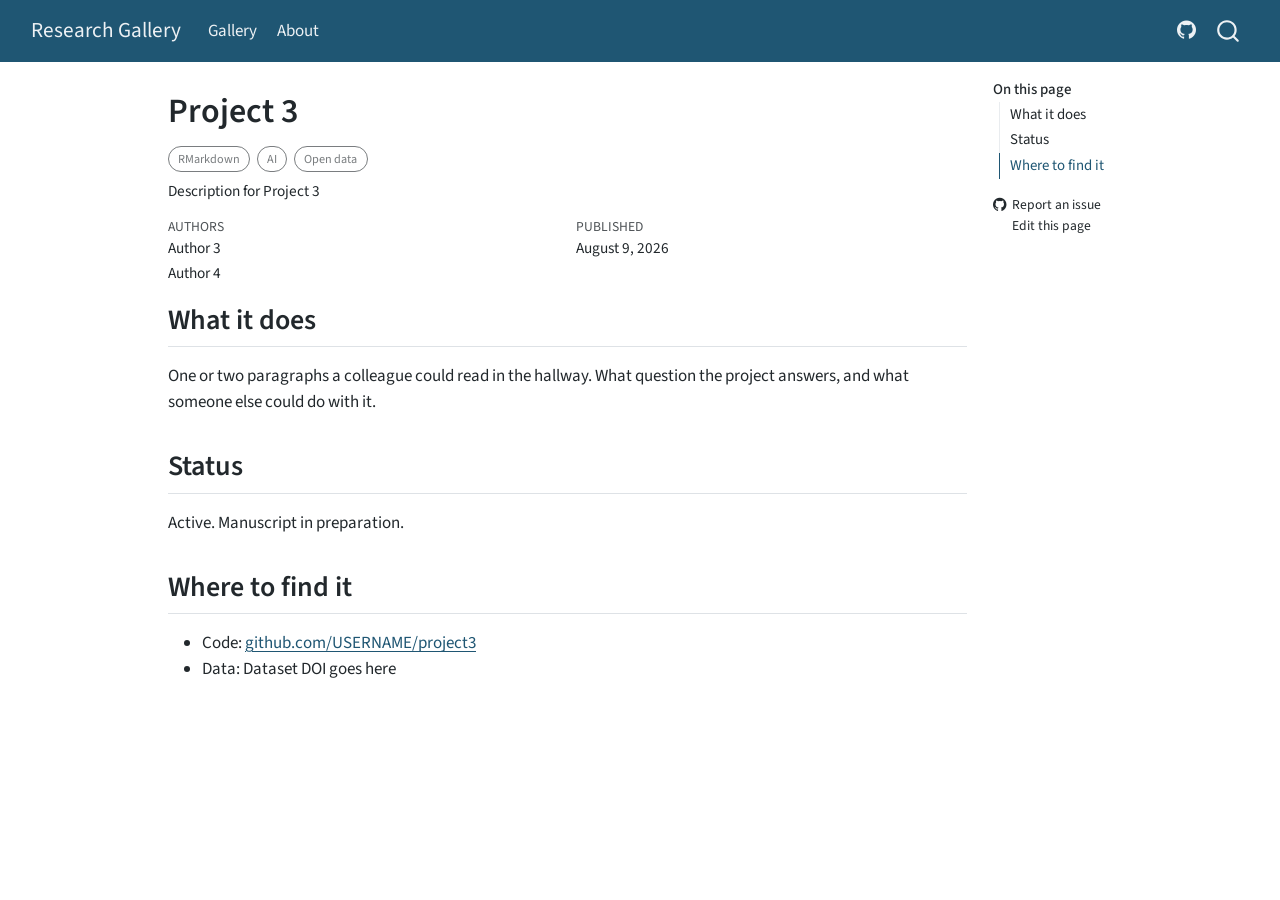
<file: projects/project_3/index.html>
<!DOCTYPE html>
<html xmlns="http://www.w3.org/1999/xhtml" lang="en" xml:lang="en"><head>

<meta charset="utf-8">
<meta name="generator" content="quarto-1.10.18">

<meta name="viewport" content="width=device-width, initial-scale=1.0, user-scalable=yes">

<meta name="author" content="Author 3">
<meta name="author" content="Author 4">
<meta name="dcterms.date" content="2026-08-09">
<meta name="description" content="Description for Project 3">

<title>Project 3 – Research Gallery</title>
<style>
/* Default styles provided by pandoc.
** See https://pandoc.org/MANUAL.html#variables-for-html for config info.
*/
span.smallcaps{font-variant: small-caps;}
div.columns{display: flex; gap: 1.5em;}
div.column{flex: auto;}
@media screen {
div.columns{gap: min(4vw, 1.5em);}
div.column{overflow-x: auto;}
}
div.hanging-indent{margin-left: 1.5em; text-indent: -1.5em;}
ul.task-list{list-style: none;}
ul.task-list li input[type="checkbox"] {
  width: 0.8em;
  margin: 0 0.8em 0.2em -1em; /* quarto-specific, see https://github.com/quarto-dev/quarto-cli/issues/4556 */ 
  vertical-align: middle;
}
</style>


<script src="../../site_libs/quarto-nav/quarto-nav.js"></script>
<script src="../../site_libs/quarto-nav/headroom.min.js"></script>
<script src="../../site_libs/clipboard/clipboard.min.js"></script>
<script src="../../site_libs/quarto-search/autocomplete.umd.js"></script>
<script src="../../site_libs/quarto-search/fuse.min.js"></script>
<script src="../../site_libs/quarto-search/quarto-search.js"></script>
<meta name="quarto:offset" content="../../">
<script src="../../site_libs/quarto-html/quarto.js" type="module"></script>
<script src="../../site_libs/quarto-html/tabsets/tabsets.js" type="module"></script>
<script src="../../site_libs/quarto-html/popper.min.js"></script>
<script src="../../site_libs/quarto-html/tippy.umd.min.js"></script>
<script src="../../site_libs/quarto-html/anchor.min.js"></script>
<link href="../../site_libs/quarto-html/tippy.css" rel="stylesheet">
<link href="../../site_libs/quarto-html/quarto-syntax-highlighting-64a204ab8560d761af7679ceaba22944.css" rel="stylesheet" id="quarto-text-highlighting-styles">
<script src="../../site_libs/bootstrap/bootstrap.min.js"></script>
<link href="../../site_libs/bootstrap/bootstrap-icons.css" rel="stylesheet">
<link href="../../site_libs/bootstrap/bootstrap-d44d6429364f1563608beefe9ce1bb7b.min.css" rel="stylesheet" append-hash="true" id="quarto-bootstrap" data-mode="light">
<script id="quarto-search-options" type="application/json">{
  "location": "navbar",
  "copy-button": false,
  "collapse-after": 3,
  "panel-placement": "end",
  "type": "overlay",
  "limit": 50,
  "keyboard-shortcut": [
    "f",
    "/",
    "s"
  ],
  "show-item-context": false,
  "language": {
    "search-no-results-text": "No results",
    "search-matching-documents-text": "matching documents",
    "search-copy-link-title": "Copy link to search",
    "search-hide-matches-text": "Hide additional matches",
    "search-more-match-text": "more match in this document",
    "search-more-matches-text": "more matches in this document",
    "search-clear-button-title": "Clear",
    "search-text-placeholder": "",
    "search-detached-cancel-button-title": "Cancel",
    "search-submit-button-title": "Submit",
    "search-label": "Search"
  }
}</script>


</head>

<body class="nav-fixed quarto-light">

<div id="quarto-search-results"></div>
  <header id="quarto-header" class="headroom fixed-top">
    <nav class="navbar navbar-expand-lg " data-bs-theme="dark">
      <div class="navbar-container container-fluid">
      <div class="navbar-brand-container mx-auto">
    <a class="navbar-brand" href="../../index.html">
    <span class="navbar-title">Research Gallery</span>
    </a>
  </div>
            <div id="quarto-search" class="" title="Search"></div>
          <button class="navbar-toggler" type="button" data-bs-toggle="collapse" data-bs-target="#navbarCollapse" aria-controls="navbarCollapse" role="menu" aria-expanded="false" aria-label="Toggle navigation" onclick="if (window.quartoToggleHeadroom) { window.quartoToggleHeadroom(); }">
  <span class="navbar-toggler-icon"></span>
</button>
          <div class="collapse navbar-collapse" id="navbarCollapse">
            <ul class="navbar-nav navbar-nav-scroll me-auto">
  <li class="nav-item">
    <a class="nav-link" href="../../index.html"> 
<span class="menu-text">Gallery</span></a>
  </li>  
  <li class="nav-item">
    <a class="nav-link" href="../../about.html"> 
<span class="menu-text">About</span></a>
  </li>  
</ul>
            <ul class="navbar-nav navbar-nav-scroll ms-auto">
  <li class="nav-item compact">
    <a class="nav-link" href="https://github.com/MikeTrizna/quarto_gallery"> <i class="bi bi-github" role="img" aria-label="Repository">
</i> 
<span class="menu-text"></span></a>
  </li>  
</ul>
          </div> <!-- /navcollapse -->
            <div class="quarto-navbar-tools">
</div>
      </div> <!-- /container-fluid -->
    </nav>
</header>
<!-- content -->
<div id="quarto-content" class="quarto-container page-columns page-rows-contents page-layout-article page-navbar">
<!-- sidebar -->
<!-- margin-sidebar -->
    <div id="quarto-margin-sidebar" class="sidebar margin-sidebar">
        <nav id="TOC" role="doc-toc" class="toc-active">
    <h2 id="toc-title">On this page</h2>
   
  <ul class="collapse">
  <li><a href="#what-it-does" id="toc-what-it-does" class="nav-link active" data-scroll-target="#what-it-does">What it does</a></li>
  <li><a href="#status" id="toc-status" class="nav-link" data-scroll-target="#status">Status</a></li>
  <li><a href="#where-to-find-it" id="toc-where-to-find-it" class="nav-link" data-scroll-target="#where-to-find-it">Where to find it</a></li>
  </ul>
<div class="toc-actions"><ul class="collapse"><li><a href="https://github.com/MikeTrizna/quarto_gallery/issues/new" class="toc-action"><i class="bi bi-github"></i>Report an issue</a></li><li><a href="https://github.com/MikeTrizna/quarto_gallery/edit/main/projects/project_3/index.qmd" class="toc-action"><i class="bi empty"></i>Edit this page</a></li></ul></div></nav>
    </div>
<!-- main -->
<main class="content" id="quarto-document-content">

<header id="title-block-header" class="quarto-title-block default">
<div class="quarto-title">
<h1 class="title">Project 3</h1>
  <div class="quarto-categories">
    <div class="quarto-category">RMarkdown</div>
    <div class="quarto-category">AI</div>
    <div class="quarto-category">Open data</div>
  </div>
  </div>

<div>
  <div class="description">
    <p>Description for Project 3</p>
  </div>
</div>


<div class="quarto-title-meta">

    <div>
    <div class="quarto-title-meta-heading">Authors</div>
    <div class="quarto-title-meta-contents">
             <p>Author 3 </p>
             <p>Author 4 </p>
          </div>
  </div>
    
    <div>
    <div class="quarto-title-meta-heading">Published</div>
    <div class="quarto-title-meta-contents">
      <p class="date">August 9, 2026</p>
    </div>
  </div>
  
    
  </div>
  


</header>


<section id="what-it-does" class="level2">
<h2 class="anchored" data-anchor-id="what-it-does">What it does</h2>
<p>One or two paragraphs a colleague could read in the hallway. What question the project answers, and what someone else could do with it.</p>
</section>
<section id="status" class="level2">
<h2 class="anchored" data-anchor-id="status">Status</h2>
<p>Active. Manuscript in preparation.</p>
</section>
<section id="where-to-find-it" class="level2">
<h2 class="anchored" data-anchor-id="where-to-find-it">Where to find it</h2>
<ul>
<li>Code: <a href="https://github.com/USERNAME/project3">github.com/USERNAME/project3</a></li>
<li>Data: Dataset DOI goes here</li>
</ul>


</section>

</main> <!-- /main -->
<script id="quarto-html-after-body" type="application/javascript">
  window.document.addEventListener("DOMContentLoaded", function (event) {
    const icon = "";
    const anchorJS = new window.AnchorJS();
    anchorJS.options = {
      placement: 'right',
      icon: icon
    };
    anchorJS.add('.anchored');
    const isCodeAnnotation = (el) => {
      for (const clz of el.classList) {
        if (clz.startsWith('code-annotation-')) {                     
          return true;
        }
      }
      return false;
    }
    const onCopySuccess = function(e) {
      // button target
      const button = e.trigger;
      // don't keep focus
      button.blur();
      // flash "checked"
      button.classList.add('code-copy-button-checked');
      var currentTitle = button.getAttribute("title");
      button.setAttribute("title", "Copied!");
      let tooltip;
      if (window.bootstrap) {
        button.setAttribute("data-bs-toggle", "tooltip");
        button.setAttribute("data-bs-placement", "left");
        button.setAttribute("data-bs-title", "Copied!");
        tooltip = new bootstrap.Tooltip(button, 
          { trigger: "manual", 
            customClass: "code-copy-button-tooltip",
            offset: [0, -8]});
        tooltip.show();    
      }
      setTimeout(function() {
        if (tooltip) {
          tooltip.hide();
          button.removeAttribute("data-bs-title");
          button.removeAttribute("data-bs-toggle");
          button.removeAttribute("data-bs-placement");
        }
        button.setAttribute("title", currentTitle);
        button.classList.remove('code-copy-button-checked');
      }, 1000);
      // clear code selection
      e.clearSelection();
    }
    const getTextToCopy = function(trigger) {
      const outerScaffold = trigger.parentElement.cloneNode(true);
      const codeEl = outerScaffold.querySelector('code');
      for (const childEl of codeEl.children) {
        if (isCodeAnnotation(childEl)) {
          childEl.remove();
        }
      }
      return codeEl.innerText;
    }
    const clipboard = new window.ClipboardJS('.code-copy-button:not([data-in-quarto-modal])', {
      text: getTextToCopy
    });
    clipboard.on('success', onCopySuccess);
    if (window.document.getElementById('quarto-embedded-source-code-modal')) {
      const clipboardModal = new window.ClipboardJS('.code-copy-button[data-in-quarto-modal]', {
        text: getTextToCopy,
        container: window.document.getElementById('quarto-embedded-source-code-modal')
      });
      clipboardModal.on('success', onCopySuccess);
    }
      var localhostRegex = new RegExp(/^(?:http|https):\/\/localhost\:?[0-9]*\//);
      var mailtoRegex = new RegExp(/^mailto:/);
        var filterRegex = new RegExp("https:\/\/miketrizna\.github\.io\/research-gallery\/");
      var isInternal = (href) => {
          return filterRegex.test(href) || localhostRegex.test(href) || mailtoRegex.test(href);
      }
      // Inspect non-navigation links and adorn them if external
     var links = window.document.querySelectorAll('a[href]:not(.nav-link):not(.navbar-brand):not(.toc-action):not(.sidebar-link):not(.sidebar-item-toggle):not(.pagination-link):not(.no-external):not([aria-hidden]):not(.dropdown-item):not(.quarto-navigation-tool):not(.about-link)');
      for (var i=0; i<links.length; i++) {
        const link = links[i];
        if (!isInternal(link.href)) {
          // undo the damage that might have been done by quarto-nav.js in the case of
          // links that we want to consider external
          if (link.dataset.originalHref !== undefined) {
            link.href = link.dataset.originalHref;
          }
        }
      }
    function tippyHover(el, contentFn, onTriggerFn, onUntriggerFn) {
      const config = {
        allowHTML: true,
        maxWidth: 500,
        delay: 100,
        arrow: false,
        appendTo: function(el) {
            return el.parentElement;
        },
        interactive: true,
        interactiveBorder: 10,
        theme: 'quarto',
        placement: 'bottom-start',
      };
      if (contentFn) {
        config.content = contentFn;
      }
      if (onTriggerFn) {
        config.onTrigger = onTriggerFn;
      }
      if (onUntriggerFn) {
        config.onUntrigger = onUntriggerFn;
      }
      window.tippy(el, config); 
    }
    const noterefs = window.document.querySelectorAll('a[role="doc-noteref"]');
    for (var i=0; i<noterefs.length; i++) {
      const ref = noterefs[i];
      tippyHover(ref, function() {
        // use id or data attribute instead here
        let href = ref.getAttribute('data-footnote-href') || ref.getAttribute('href');
        try { href = new URL(href).hash; } catch {}
        const id = href.replace(/^#\/?/, "");
        const note = window.document.getElementById(id);
        if (note) {
          return note.innerHTML;
        } else {
          return "";
        }
      });
    }
    const xrefs = window.document.querySelectorAll('a.quarto-xref');
    const processXRef = (id, note) => {
      // Strip column container classes
      const stripColumnClz = (el) => {
        el.classList.remove("page-full", "page-columns");
        if (el.children) {
          for (const child of el.children) {
            stripColumnClz(child);
          }
        }
      }
      stripColumnClz(note)
      if (id === null || id.startsWith('sec-')) {
        // Special case sections, only their first couple elements
        const container = document.createElement("div");
        if (note.children && note.children.length > 2) {
          container.appendChild(note.children[0].cloneNode(true));
          for (let i = 1; i < note.children.length; i++) {
            const child = note.children[i];
            if (child.tagName === "P" && child.innerText === "") {
              continue;
            } else {
              container.appendChild(child.cloneNode(true));
              break;
            }
          }
          if (window.Quarto?.typesetMath) {
            window.Quarto.typesetMath(container);
          }
          return container.innerHTML
        } else {
          if (window.Quarto?.typesetMath) {
            window.Quarto.typesetMath(note);
          }
          return note.innerHTML;
        }
      } else {
        // Remove any anchor links if they are present
        const anchorLink = note.querySelector('a.anchorjs-link');
        if (anchorLink) {
          anchorLink.remove();
        }
        if (window.Quarto?.typesetMath) {
          window.Quarto.typesetMath(note);
        }
        if (note.classList.contains("callout")) {
          return note.outerHTML;
        } else {
          return note.innerHTML;
        }
      }
    }
    for (var i=0; i<xrefs.length; i++) {
      const xref = xrefs[i];
      tippyHover(xref, undefined, function(instance) {
        instance.disable();
        let url = xref.getAttribute('href');
        let hash = undefined; 
        if (url.startsWith('#')) {
          hash = url;
        } else {
          try { hash = new URL(url).hash; } catch {}
        }
        if (hash) {
          const id = hash.replace(/^#\/?/, "");
          const note = window.document.getElementById(id);
          if (note !== null) {
            try {
              const html = processXRef(id, note.cloneNode(true));
              instance.setContent(html);
            } finally {
              instance.enable();
              instance.show();
            }
          } else {
            // See if we can fetch this
            fetch(url.split('#')[0])
            .then(res => res.text())
            .then(html => {
              const parser = new DOMParser();
              const htmlDoc = parser.parseFromString(html, "text/html");
              const note = htmlDoc.getElementById(id);
              if (note !== null) {
                const html = processXRef(id, note);
                instance.setContent(html);
              } 
            }).finally(() => {
              instance.enable();
              instance.show();
            });
          }
        } else {
          // See if we can fetch a full url (with no hash to target)
          // This is a special case and we should probably do some content thinning / targeting
          fetch(url)
          .then(res => res.text())
          .then(html => {
            const parser = new DOMParser();
            const htmlDoc = parser.parseFromString(html, "text/html");
            const note = htmlDoc.querySelector('main.content');
            if (note !== null) {
              // This should only happen for chapter cross references
              // (since there is no id in the URL)
              // remove the first header
              if (note.children.length > 0 && note.children[0].tagName === "HEADER") {
                note.children[0].remove();
              }
              const html = processXRef(null, note);
              instance.setContent(html);
            } 
          }).finally(() => {
            instance.enable();
            instance.show();
          });
        }
      }, function(instance) {
      });
    }
        let selectedAnnoteEl;
        const selectorForAnnotation = ( cell, annotation) => {
          let cellAttr = 'data-code-cell="' + cell + '"';
          let lineAttr = 'data-code-annotation="' +  annotation + '"';
          const selector = 'span[' + cellAttr + '][' + lineAttr + ']';
          return selector;
        }
        const selectCodeLines = (annoteEl) => {
          const doc = window.document;
          const targetCell = annoteEl.getAttribute("data-target-cell");
          const targetAnnotation = annoteEl.getAttribute("data-target-annotation");
          const annoteSpan = window.document.querySelector(selectorForAnnotation(targetCell, targetAnnotation));
          const lines = annoteSpan.getAttribute("data-code-lines").split(",");
          const lineIds = lines.map((line) => {
            return targetCell + "-" + line;
          })
          let top = null;
          let height = null;
          let parent = null;
          if (lineIds.length > 0) {
              //compute the position of the single el (top and bottom and make a div)
              const el = window.document.getElementById(lineIds[0]);
              top = el.offsetTop;
              height = el.offsetHeight;
              parent = el.parentElement.parentElement;
            if (lineIds.length > 1) {
              const lastEl = window.document.getElementById(lineIds[lineIds.length - 1]);
              const bottom = lastEl.offsetTop + lastEl.offsetHeight;
              height = bottom - top;
            }
            if (top !== null && height !== null && parent !== null) {
              // cook up a div (if necessary) and position it 
              let div = window.document.getElementById("code-annotation-line-highlight");
              if (div === null) {
                div = window.document.createElement("div");
                div.setAttribute("id", "code-annotation-line-highlight");
                div.style.position = 'absolute';
                parent.appendChild(div);
              }
              div.style.top = top - 2 + "px";
              div.style.height = height + 4 + "px";
              div.style.left = 0;
              let gutterDiv = window.document.getElementById("code-annotation-line-highlight-gutter");
              if (gutterDiv === null) {
                gutterDiv = window.document.createElement("div");
                gutterDiv.setAttribute("id", "code-annotation-line-highlight-gutter");
                gutterDiv.style.position = 'absolute';
                const codeCell = window.document.getElementById(targetCell);
                const gutter = codeCell.querySelector('.code-annotation-gutter');
                gutter.appendChild(gutterDiv);
              }
              gutterDiv.style.top = top - 2 + "px";
              gutterDiv.style.height = height + 4 + "px";
            }
            selectedAnnoteEl = annoteEl;
          }
        };
        const unselectCodeLines = () => {
          const elementsIds = ["code-annotation-line-highlight", "code-annotation-line-highlight-gutter"];
          elementsIds.forEach((elId) => {
            const div = window.document.getElementById(elId);
            if (div) {
              div.remove();
            }
          });
          selectedAnnoteEl = undefined;
        };
          // Handle positioning of the toggle
      window.addEventListener(
        "resize",
        throttle(() => {
          elRect = undefined;
          if (selectedAnnoteEl) {
            selectCodeLines(selectedAnnoteEl);
          }
        }, 10)
      );
      function throttle(fn, ms) {
      let throttle = false;
      let timer;
        return (...args) => {
          if(!throttle) { // first call gets through
              fn.apply(this, args);
              throttle = true;
          } else { // all the others get throttled
              if(timer) clearTimeout(timer); // cancel #2
              timer = setTimeout(() => {
                fn.apply(this, args);
                timer = throttle = false;
              }, ms);
          }
        };
      }
        // Attach click handler to the DT
        const annoteDls = window.document.querySelectorAll('dt[data-target-cell]');
        for (const annoteDlNode of annoteDls) {
          annoteDlNode.addEventListener('click', (event) => {
            const clickedEl = event.target;
            if (clickedEl !== selectedAnnoteEl) {
              unselectCodeLines();
              const activeEl = window.document.querySelector('dt[data-target-cell].code-annotation-active');
              if (activeEl) {
                activeEl.classList.remove('code-annotation-active');
              }
              selectCodeLines(clickedEl);
              clickedEl.classList.add('code-annotation-active');
            } else {
              // Unselect the line
              unselectCodeLines();
              clickedEl.classList.remove('code-annotation-active');
            }
          });
        }
    const findCites = (el) => {
      const parentEl = el.parentElement;
      if (parentEl) {
        const cites = parentEl.dataset.cites;
        if (cites) {
          return {
            el,
            cites: cites.split(' ')
          };
        } else {
          return findCites(el.parentElement)
        }
      } else {
        return undefined;
      }
    };
    var bibliorefs = window.document.querySelectorAll('a[role="doc-biblioref"]');
    for (var i=0; i<bibliorefs.length; i++) {
      const ref = bibliorefs[i];
      const citeInfo = findCites(ref);
      if (citeInfo) {
        tippyHover(citeInfo.el, function() {
          var popup = window.document.createElement('div');
          citeInfo.cites.forEach(function(cite) {
            var citeDiv = window.document.createElement('div');
            citeDiv.classList.add('hanging-indent');
            citeDiv.classList.add('csl-entry');
            var biblioDiv = window.document.getElementById('ref-' + cite);
            if (biblioDiv) {
              citeDiv.innerHTML = biblioDiv.innerHTML;
            }
            popup.appendChild(citeDiv);
          });
          return popup.innerHTML;
        });
      }
    }
  });
  </script>
</div> <!-- /content -->




<footer class="footer"><div class="nav-footer"><div class="nav-footer-center"><div class="toc-actions d-sm-block d-md-none"><ul><li><a href="https://github.com/MikeTrizna/quarto_gallery/issues/new" class="toc-action"><i class="bi bi-github"></i>Report an issue</a></li><li><a href="https://github.com/MikeTrizna/quarto_gallery/edit/main/projects/project_3/index.qmd" class="toc-action"><i class="bi empty"></i>Edit this page</a></li></ul></div></div></div></footer></body></html>
</file>
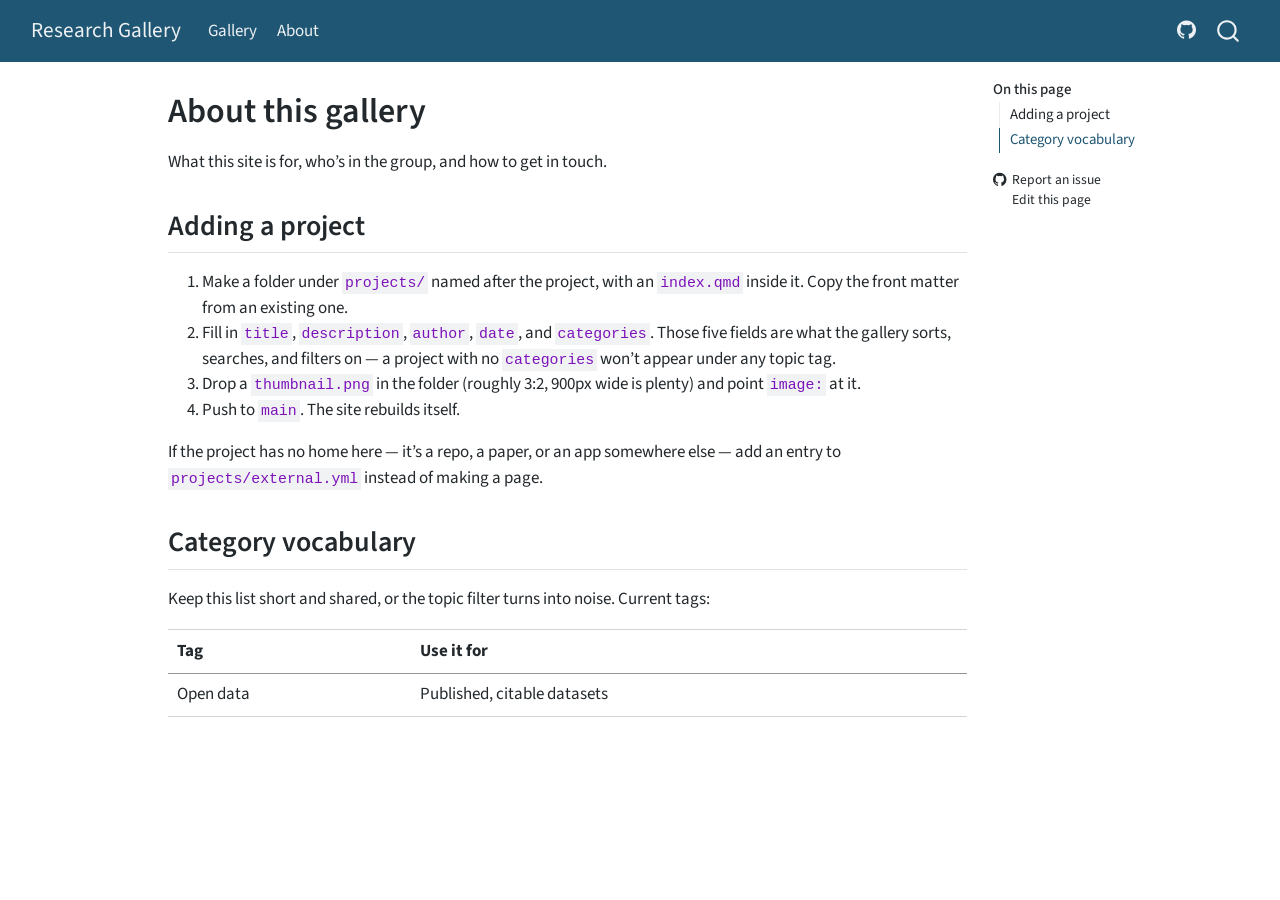
<file: about.html>
<!DOCTYPE html>
<html xmlns="http://www.w3.org/1999/xhtml" lang="en" xml:lang="en"><head>

<meta charset="utf-8">
<meta name="generator" content="quarto-1.10.18">

<meta name="viewport" content="width=device-width, initial-scale=1.0, user-scalable=yes">


<title>About this gallery – Research Gallery</title>
<style>
/* Default styles provided by pandoc.
** See https://pandoc.org/MANUAL.html#variables-for-html for config info.
*/
span.smallcaps{font-variant: small-caps;}
div.columns{display: flex; gap: 1.5em;}
div.column{flex: auto;}
@media screen {
div.columns{gap: min(4vw, 1.5em);}
div.column{overflow-x: auto;}
}
div.hanging-indent{margin-left: 1.5em; text-indent: -1.5em;}
ul.task-list{list-style: none;}
ul.task-list li input[type="checkbox"] {
  width: 0.8em;
  margin: 0 0.8em 0.2em -1em; /* quarto-specific, see https://github.com/quarto-dev/quarto-cli/issues/4556 */ 
  vertical-align: middle;
}
</style>


<script src="site_libs/quarto-nav/quarto-nav.js"></script>
<script src="site_libs/quarto-nav/headroom.min.js"></script>
<script src="site_libs/clipboard/clipboard.min.js"></script>
<script src="site_libs/quarto-search/autocomplete.umd.js"></script>
<script src="site_libs/quarto-search/fuse.min.js"></script>
<script src="site_libs/quarto-search/quarto-search.js"></script>
<meta name="quarto:offset" content="./">
<script src="site_libs/quarto-html/quarto.js" type="module"></script>
<script src="site_libs/quarto-html/tabsets/tabsets.js" type="module"></script>
<script src="site_libs/quarto-html/popper.min.js"></script>
<script src="site_libs/quarto-html/tippy.umd.min.js"></script>
<script src="site_libs/quarto-html/anchor.min.js"></script>
<link href="site_libs/quarto-html/tippy.css" rel="stylesheet">
<link href="site_libs/quarto-html/quarto-syntax-highlighting-64a204ab8560d761af7679ceaba22944.css" rel="stylesheet" id="quarto-text-highlighting-styles">
<script src="site_libs/bootstrap/bootstrap.min.js"></script>
<link href="site_libs/bootstrap/bootstrap-icons.css" rel="stylesheet">
<link href="site_libs/bootstrap/bootstrap-d44d6429364f1563608beefe9ce1bb7b.min.css" rel="stylesheet" append-hash="true" id="quarto-bootstrap" data-mode="light">
<script id="quarto-search-options" type="application/json">{
  "location": "navbar",
  "copy-button": false,
  "collapse-after": 3,
  "panel-placement": "end",
  "type": "overlay",
  "limit": 50,
  "keyboard-shortcut": [
    "f",
    "/",
    "s"
  ],
  "show-item-context": false,
  "language": {
    "search-no-results-text": "No results",
    "search-matching-documents-text": "matching documents",
    "search-copy-link-title": "Copy link to search",
    "search-hide-matches-text": "Hide additional matches",
    "search-more-match-text": "more match in this document",
    "search-more-matches-text": "more matches in this document",
    "search-clear-button-title": "Clear",
    "search-text-placeholder": "",
    "search-detached-cancel-button-title": "Cancel",
    "search-submit-button-title": "Submit",
    "search-label": "Search"
  }
}</script>


</head>

<body class="nav-fixed quarto-light">

<div id="quarto-search-results"></div>
  <header id="quarto-header" class="headroom fixed-top">
    <nav class="navbar navbar-expand-lg " data-bs-theme="dark">
      <div class="navbar-container container-fluid">
      <div class="navbar-brand-container mx-auto">
    <a class="navbar-brand" href="./index.html">
    <span class="navbar-title">Research Gallery</span>
    </a>
  </div>
            <div id="quarto-search" class="" title="Search"></div>
          <button class="navbar-toggler" type="button" data-bs-toggle="collapse" data-bs-target="#navbarCollapse" aria-controls="navbarCollapse" role="menu" aria-expanded="false" aria-label="Toggle navigation" onclick="if (window.quartoToggleHeadroom) { window.quartoToggleHeadroom(); }">
  <span class="navbar-toggler-icon"></span>
</button>
          <div class="collapse navbar-collapse" id="navbarCollapse">
            <ul class="navbar-nav navbar-nav-scroll me-auto">
  <li class="nav-item">
    <a class="nav-link" href="./index.html"> 
<span class="menu-text">Gallery</span></a>
  </li>  
  <li class="nav-item">
    <a class="nav-link active" href="./about.html" aria-current="page"> 
<span class="menu-text">About</span></a>
  </li>  
</ul>
            <ul class="navbar-nav navbar-nav-scroll ms-auto">
  <li class="nav-item compact">
    <a class="nav-link" href="https://github.com/MikeTrizna/quarto_gallery"> <i class="bi bi-github" role="img" aria-label="Repository">
</i> 
<span class="menu-text"></span></a>
  </li>  
</ul>
          </div> <!-- /navcollapse -->
            <div class="quarto-navbar-tools">
</div>
      </div> <!-- /container-fluid -->
    </nav>
</header>
<!-- content -->
<div id="quarto-content" class="quarto-container page-columns page-rows-contents page-layout-article page-navbar">
<!-- sidebar -->
<!-- margin-sidebar -->
    <div id="quarto-margin-sidebar" class="sidebar margin-sidebar">
        <nav id="TOC" role="doc-toc" class="toc-active">
    <h2 id="toc-title">On this page</h2>
   
  <ul>
  <li><a href="#adding-a-project" id="toc-adding-a-project" class="nav-link active" data-scroll-target="#adding-a-project">Adding a project</a></li>
  <li><a href="#category-vocabulary" id="toc-category-vocabulary" class="nav-link" data-scroll-target="#category-vocabulary">Category vocabulary</a></li>
  </ul>
<div class="toc-actions"><ul><li><a href="https://github.com/MikeTrizna/quarto_gallery/issues/new" class="toc-action"><i class="bi bi-github"></i>Report an issue</a></li><li><a href="https://github.com/MikeTrizna/quarto_gallery/edit/main/about.qmd" class="toc-action"><i class="bi empty"></i>Edit this page</a></li></ul></div></nav>
    </div>
<!-- main -->
<main class="content" id="quarto-document-content">

<header id="title-block-header" class="quarto-title-block default">
<div class="quarto-title">
<h1 class="title">About this gallery</h1>
</div>



<div class="quarto-title-meta">

    
  
    
  </div>
  


</header>


<p>What this site is for, who’s in the group, and how to get in touch.</p>
<section id="adding-a-project" class="level2">
<h2 class="anchored" data-anchor-id="adding-a-project">Adding a project</h2>
<ol type="1">
<li>Make a folder under <code>projects/</code> named after the project, with an <code>index.qmd</code> inside it. Copy the front matter from an existing one.</li>
<li>Fill in <code>title</code>, <code>description</code>, <code>author</code>, <code>date</code>, and <code>categories</code>. Those five fields are what the gallery sorts, searches, and filters on — a project with no <code>categories</code> won’t appear under any topic tag.</li>
<li>Drop a <code>thumbnail.png</code> in the folder (roughly 3:2, 900px wide is plenty) and point <code>image:</code> at it.</li>
<li>Push to <code>main</code>. The site rebuilds itself.</li>
</ol>
<p>If the project has no home here — it’s a repo, a paper, or an app somewhere else — add an entry to <code>projects/external.yml</code> instead of making a page.</p>
</section>
<section id="category-vocabulary" class="level2">
<h2 class="anchored" data-anchor-id="category-vocabulary">Category vocabulary</h2>
<p>Keep this list short and shared, or the topic filter turns into noise. Current tags:</p>
<table class="caption-top table">
<thead>
<tr class="header">
<th>Tag</th>
<th>Use it for</th>
</tr>
</thead>
<tbody>
<tr class="odd">
<td>Open data</td>
<td>Published, citable datasets</td>
</tr>
</tbody>
</table>


</section>

</main> <!-- /main -->
<script id="quarto-html-after-body" type="application/javascript">
  window.document.addEventListener("DOMContentLoaded", function (event) {
    const icon = "";
    const anchorJS = new window.AnchorJS();
    anchorJS.options = {
      placement: 'right',
      icon: icon
    };
    anchorJS.add('.anchored');
    const isCodeAnnotation = (el) => {
      for (const clz of el.classList) {
        if (clz.startsWith('code-annotation-')) {                     
          return true;
        }
      }
      return false;
    }
    const onCopySuccess = function(e) {
      // button target
      const button = e.trigger;
      // don't keep focus
      button.blur();
      // flash "checked"
      button.classList.add('code-copy-button-checked');
      var currentTitle = button.getAttribute("title");
      button.setAttribute("title", "Copied!");
      let tooltip;
      if (window.bootstrap) {
        button.setAttribute("data-bs-toggle", "tooltip");
        button.setAttribute("data-bs-placement", "left");
        button.setAttribute("data-bs-title", "Copied!");
        tooltip = new bootstrap.Tooltip(button, 
          { trigger: "manual", 
            customClass: "code-copy-button-tooltip",
            offset: [0, -8]});
        tooltip.show();    
      }
      setTimeout(function() {
        if (tooltip) {
          tooltip.hide();
          button.removeAttribute("data-bs-title");
          button.removeAttribute("data-bs-toggle");
          button.removeAttribute("data-bs-placement");
        }
        button.setAttribute("title", currentTitle);
        button.classList.remove('code-copy-button-checked');
      }, 1000);
      // clear code selection
      e.clearSelection();
    }
    const getTextToCopy = function(trigger) {
      const outerScaffold = trigger.parentElement.cloneNode(true);
      const codeEl = outerScaffold.querySelector('code');
      for (const childEl of codeEl.children) {
        if (isCodeAnnotation(childEl)) {
          childEl.remove();
        }
      }
      return codeEl.innerText;
    }
    const clipboard = new window.ClipboardJS('.code-copy-button:not([data-in-quarto-modal])', {
      text: getTextToCopy
    });
    clipboard.on('success', onCopySuccess);
    if (window.document.getElementById('quarto-embedded-source-code-modal')) {
      const clipboardModal = new window.ClipboardJS('.code-copy-button[data-in-quarto-modal]', {
        text: getTextToCopy,
        container: window.document.getElementById('quarto-embedded-source-code-modal')
      });
      clipboardModal.on('success', onCopySuccess);
    }
      var localhostRegex = new RegExp(/^(?:http|https):\/\/localhost\:?[0-9]*\//);
      var mailtoRegex = new RegExp(/^mailto:/);
        var filterRegex = new RegExp("https:\/\/miketrizna\.github\.io\/research-gallery\/");
      var isInternal = (href) => {
          return filterRegex.test(href) || localhostRegex.test(href) || mailtoRegex.test(href);
      }
      // Inspect non-navigation links and adorn them if external
     var links = window.document.querySelectorAll('a[href]:not(.nav-link):not(.navbar-brand):not(.toc-action):not(.sidebar-link):not(.sidebar-item-toggle):not(.pagination-link):not(.no-external):not([aria-hidden]):not(.dropdown-item):not(.quarto-navigation-tool):not(.about-link)');
      for (var i=0; i<links.length; i++) {
        const link = links[i];
        if (!isInternal(link.href)) {
          // undo the damage that might have been done by quarto-nav.js in the case of
          // links that we want to consider external
          if (link.dataset.originalHref !== undefined) {
            link.href = link.dataset.originalHref;
          }
        }
      }
    function tippyHover(el, contentFn, onTriggerFn, onUntriggerFn) {
      const config = {
        allowHTML: true,
        maxWidth: 500,
        delay: 100,
        arrow: false,
        appendTo: function(el) {
            return el.parentElement;
        },
        interactive: true,
        interactiveBorder: 10,
        theme: 'quarto',
        placement: 'bottom-start',
      };
      if (contentFn) {
        config.content = contentFn;
      }
      if (onTriggerFn) {
        config.onTrigger = onTriggerFn;
      }
      if (onUntriggerFn) {
        config.onUntrigger = onUntriggerFn;
      }
      window.tippy(el, config); 
    }
    const noterefs = window.document.querySelectorAll('a[role="doc-noteref"]');
    for (var i=0; i<noterefs.length; i++) {
      const ref = noterefs[i];
      tippyHover(ref, function() {
        // use id or data attribute instead here
        let href = ref.getAttribute('data-footnote-href') || ref.getAttribute('href');
        try { href = new URL(href).hash; } catch {}
        const id = href.replace(/^#\/?/, "");
        const note = window.document.getElementById(id);
        if (note) {
          return note.innerHTML;
        } else {
          return "";
        }
      });
    }
    const xrefs = window.document.querySelectorAll('a.quarto-xref');
    const processXRef = (id, note) => {
      // Strip column container classes
      const stripColumnClz = (el) => {
        el.classList.remove("page-full", "page-columns");
        if (el.children) {
          for (const child of el.children) {
            stripColumnClz(child);
          }
        }
      }
      stripColumnClz(note)
      if (id === null || id.startsWith('sec-')) {
        // Special case sections, only their first couple elements
        const container = document.createElement("div");
        if (note.children && note.children.length > 2) {
          container.appendChild(note.children[0].cloneNode(true));
          for (let i = 1; i < note.children.length; i++) {
            const child = note.children[i];
            if (child.tagName === "P" && child.innerText === "") {
              continue;
            } else {
              container.appendChild(child.cloneNode(true));
              break;
            }
          }
          if (window.Quarto?.typesetMath) {
            window.Quarto.typesetMath(container);
          }
          return container.innerHTML
        } else {
          if (window.Quarto?.typesetMath) {
            window.Quarto.typesetMath(note);
          }
          return note.innerHTML;
        }
      } else {
        // Remove any anchor links if they are present
        const anchorLink = note.querySelector('a.anchorjs-link');
        if (anchorLink) {
          anchorLink.remove();
        }
        if (window.Quarto?.typesetMath) {
          window.Quarto.typesetMath(note);
        }
        if (note.classList.contains("callout")) {
          return note.outerHTML;
        } else {
          return note.innerHTML;
        }
      }
    }
    for (var i=0; i<xrefs.length; i++) {
      const xref = xrefs[i];
      tippyHover(xref, undefined, function(instance) {
        instance.disable();
        let url = xref.getAttribute('href');
        let hash = undefined; 
        if (url.startsWith('#')) {
          hash = url;
        } else {
          try { hash = new URL(url).hash; } catch {}
        }
        if (hash) {
          const id = hash.replace(/^#\/?/, "");
          const note = window.document.getElementById(id);
          if (note !== null) {
            try {
              const html = processXRef(id, note.cloneNode(true));
              instance.setContent(html);
            } finally {
              instance.enable();
              instance.show();
            }
          } else {
            // See if we can fetch this
            fetch(url.split('#')[0])
            .then(res => res.text())
            .then(html => {
              const parser = new DOMParser();
              const htmlDoc = parser.parseFromString(html, "text/html");
              const note = htmlDoc.getElementById(id);
              if (note !== null) {
                const html = processXRef(id, note);
                instance.setContent(html);
              } 
            }).finally(() => {
              instance.enable();
              instance.show();
            });
          }
        } else {
          // See if we can fetch a full url (with no hash to target)
          // This is a special case and we should probably do some content thinning / targeting
          fetch(url)
          .then(res => res.text())
          .then(html => {
            const parser = new DOMParser();
            const htmlDoc = parser.parseFromString(html, "text/html");
            const note = htmlDoc.querySelector('main.content');
            if (note !== null) {
              // This should only happen for chapter cross references
              // (since there is no id in the URL)
              // remove the first header
              if (note.children.length > 0 && note.children[0].tagName === "HEADER") {
                note.children[0].remove();
              }
              const html = processXRef(null, note);
              instance.setContent(html);
            } 
          }).finally(() => {
            instance.enable();
            instance.show();
          });
        }
      }, function(instance) {
      });
    }
        let selectedAnnoteEl;
        const selectorForAnnotation = ( cell, annotation) => {
          let cellAttr = 'data-code-cell="' + cell + '"';
          let lineAttr = 'data-code-annotation="' +  annotation + '"';
          const selector = 'span[' + cellAttr + '][' + lineAttr + ']';
          return selector;
        }
        const selectCodeLines = (annoteEl) => {
          const doc = window.document;
          const targetCell = annoteEl.getAttribute("data-target-cell");
          const targetAnnotation = annoteEl.getAttribute("data-target-annotation");
          const annoteSpan = window.document.querySelector(selectorForAnnotation(targetCell, targetAnnotation));
          const lines = annoteSpan.getAttribute("data-code-lines").split(",");
          const lineIds = lines.map((line) => {
            return targetCell + "-" + line;
          })
          let top = null;
          let height = null;
          let parent = null;
          if (lineIds.length > 0) {
              //compute the position of the single el (top and bottom and make a div)
              const el = window.document.getElementById(lineIds[0]);
              top = el.offsetTop;
              height = el.offsetHeight;
              parent = el.parentElement.parentElement;
            if (lineIds.length > 1) {
              const lastEl = window.document.getElementById(lineIds[lineIds.length - 1]);
              const bottom = lastEl.offsetTop + lastEl.offsetHeight;
              height = bottom - top;
            }
            if (top !== null && height !== null && parent !== null) {
              // cook up a div (if necessary) and position it 
              let div = window.document.getElementById("code-annotation-line-highlight");
              if (div === null) {
                div = window.document.createElement("div");
                div.setAttribute("id", "code-annotation-line-highlight");
                div.style.position = 'absolute';
                parent.appendChild(div);
              }
              div.style.top = top - 2 + "px";
              div.style.height = height + 4 + "px";
              div.style.left = 0;
              let gutterDiv = window.document.getElementById("code-annotation-line-highlight-gutter");
              if (gutterDiv === null) {
                gutterDiv = window.document.createElement("div");
                gutterDiv.setAttribute("id", "code-annotation-line-highlight-gutter");
                gutterDiv.style.position = 'absolute';
                const codeCell = window.document.getElementById(targetCell);
                const gutter = codeCell.querySelector('.code-annotation-gutter');
                gutter.appendChild(gutterDiv);
              }
              gutterDiv.style.top = top - 2 + "px";
              gutterDiv.style.height = height + 4 + "px";
            }
            selectedAnnoteEl = annoteEl;
          }
        };
        const unselectCodeLines = () => {
          const elementsIds = ["code-annotation-line-highlight", "code-annotation-line-highlight-gutter"];
          elementsIds.forEach((elId) => {
            const div = window.document.getElementById(elId);
            if (div) {
              div.remove();
            }
          });
          selectedAnnoteEl = undefined;
        };
          // Handle positioning of the toggle
      window.addEventListener(
        "resize",
        throttle(() => {
          elRect = undefined;
          if (selectedAnnoteEl) {
            selectCodeLines(selectedAnnoteEl);
          }
        }, 10)
      );
      function throttle(fn, ms) {
      let throttle = false;
      let timer;
        return (...args) => {
          if(!throttle) { // first call gets through
              fn.apply(this, args);
              throttle = true;
          } else { // all the others get throttled
              if(timer) clearTimeout(timer); // cancel #2
              timer = setTimeout(() => {
                fn.apply(this, args);
                timer = throttle = false;
              }, ms);
          }
        };
      }
        // Attach click handler to the DT
        const annoteDls = window.document.querySelectorAll('dt[data-target-cell]');
        for (const annoteDlNode of annoteDls) {
          annoteDlNode.addEventListener('click', (event) => {
            const clickedEl = event.target;
            if (clickedEl !== selectedAnnoteEl) {
              unselectCodeLines();
              const activeEl = window.document.querySelector('dt[data-target-cell].code-annotation-active');
              if (activeEl) {
                activeEl.classList.remove('code-annotation-active');
              }
              selectCodeLines(clickedEl);
              clickedEl.classList.add('code-annotation-active');
            } else {
              // Unselect the line
              unselectCodeLines();
              clickedEl.classList.remove('code-annotation-active');
            }
          });
        }
    const findCites = (el) => {
      const parentEl = el.parentElement;
      if (parentEl) {
        const cites = parentEl.dataset.cites;
        if (cites) {
          return {
            el,
            cites: cites.split(' ')
          };
        } else {
          return findCites(el.parentElement)
        }
      } else {
        return undefined;
      }
    };
    var bibliorefs = window.document.querySelectorAll('a[role="doc-biblioref"]');
    for (var i=0; i<bibliorefs.length; i++) {
      const ref = bibliorefs[i];
      const citeInfo = findCites(ref);
      if (citeInfo) {
        tippyHover(citeInfo.el, function() {
          var popup = window.document.createElement('div');
          citeInfo.cites.forEach(function(cite) {
            var citeDiv = window.document.createElement('div');
            citeDiv.classList.add('hanging-indent');
            citeDiv.classList.add('csl-entry');
            var biblioDiv = window.document.getElementById('ref-' + cite);
            if (biblioDiv) {
              citeDiv.innerHTML = biblioDiv.innerHTML;
            }
            popup.appendChild(citeDiv);
          });
          return popup.innerHTML;
        });
      }
    }
  });
  </script>
</div> <!-- /content -->




<footer class="footer"><div class="nav-footer"><div class="nav-footer-center"><div class="toc-actions d-sm-block d-md-none"><ul><li><a href="https://github.com/MikeTrizna/quarto_gallery/issues/new" class="toc-action"><i class="bi bi-github"></i>Report an issue</a></li><li><a href="https://github.com/MikeTrizna/quarto_gallery/edit/main/about.qmd" class="toc-action"><i class="bi empty"></i>Edit this page</a></li></ul></div></div></div></footer></body></html>
</file>
<file: site_libs/quarto-html/tippy.css>
.tippy-box[data-animation=fade][data-state=hidden]{opacity:0}[data-tippy-root]{max-width:calc(100vw - 10px)}.tippy-box{position:relative;background-color:#333;color:#fff;border-radius:4px;font-size:14px;line-height:1.4;white-space:normal;outline:0;transition-property:transform,visibility,opacity}.tippy-box[data-placement^=top]>.tippy-arrow{bottom:0}.tippy-box[data-placement^=top]>.tippy-arrow:before{bottom:-7px;left:0;border-width:8px 8px 0;border-top-color:initial;transform-origin:center top}.tippy-box[data-placement^=bottom]>.tippy-arrow{top:0}.tippy-box[data-placement^=bottom]>.tippy-arrow:before{top:-7px;left:0;border-width:0 8px 8px;border-bottom-color:initial;transform-origin:center bottom}.tippy-box[data-placement^=left]>.tippy-arrow{right:0}.tippy-box[data-placement^=left]>.tippy-arrow:before{border-width:8px 0 8px 8px;border-left-color:initial;right:-7px;transform-origin:center left}.tippy-box[data-placement^=right]>.tippy-arrow{left:0}.tippy-box[data-placement^=right]>.tippy-arrow:before{left:-7px;border-width:8px 8px 8px 0;border-right-color:initial;transform-origin:center right}.tippy-box[data-inertia][data-state=visible]{transition-timing-function:cubic-bezier(.54,1.5,.38,1.11)}.tippy-arrow{width:16px;height:16px;color:#333}.tippy-arrow:before{content:"";position:absolute;border-color:transparent;border-style:solid}.tippy-content{position:relative;padding:5px 9px;z-index:1}
</file>
<file: site_libs/quarto-html/quarto-syntax-highlighting-64a204ab8560d761af7679ceaba22944.css>
/* quarto syntax highlight colors */
:root {
  --quarto-hl-ot-color: #003B4F;
  --quarto-hl-at-color: #657422;
  --quarto-hl-ss-color: #20794D;
  --quarto-hl-an-color: #5E5E5E;
  --quarto-hl-fu-color: #4758AB;
  --quarto-hl-st-color: #20794D;
  --quarto-hl-cf-color: #003B4F;
  --quarto-hl-op-color: #5E5E5E;
  --quarto-hl-er-color: #AD0000;
  --quarto-hl-bn-color: #AD0000;
  --quarto-hl-al-color: #AD0000;
  --quarto-hl-va-color: #111111;
  --quarto-hl-bu-color: inherit;
  --quarto-hl-ex-color: inherit;
  --quarto-hl-pp-color: #AD0000;
  --quarto-hl-in-color: #5E5E5E;
  --quarto-hl-vs-color: #20794D;
  --quarto-hl-wa-color: #5E5E5E;
  --quarto-hl-do-color: #5E5E5E;
  --quarto-hl-im-color: #00769E;
  --quarto-hl-ch-color: #20794D;
  --quarto-hl-dt-color: #AD0000;
  --quarto-hl-fl-color: #AD0000;
  --quarto-hl-co-color: #5E5E5E;
  --quarto-hl-cv-color: #5E5E5E;
  --quarto-hl-cn-color: #8f5902;
  --quarto-hl-sc-color: #5E5E5E;
  --quarto-hl-dv-color: #AD0000;
  --quarto-hl-kw-color: #003B4F;
}

/* other quarto variables */
:root {
  --quarto-font-monospace: SFMono-Regular, Menlo, Monaco, Consolas, "Liberation Mono", "Courier New", monospace;
}

/* syntax highlight based on Pandoc's rules */
pre > code.sourceCode > span {
  color: #003B4F;
}

code.sourceCode > span {
  color: #003B4F;
}

div.sourceCode,
div.sourceCode pre.sourceCode {
  color: #003B4F;
}

/* Normal */
code span {
  color: #003B4F;
}

/* Alert */
code span.al {
  color: #AD0000;
  font-style: inherit;
}

/* Annotation */
code span.an {
  color: #5E5E5E;
  font-style: inherit;
}

/* Attribute */
code span.at {
  color: #657422;
  font-style: inherit;
}

/* BaseN */
code span.bn {
  color: #AD0000;
  font-style: inherit;
}

/* BuiltIn */
code span.bu {
  font-style: inherit;
}

/* ControlFlow */
code span.cf {
  color: #003B4F;
  font-weight: bold;
  font-style: inherit;
}

/* Char */
code span.ch {
  color: #20794D;
  font-style: inherit;
}

/* Constant */
code span.cn {
  color: #8f5902;
  font-style: inherit;
}

/* Comment */
code span.co {
  color: #5E5E5E;
  font-style: inherit;
}

/* CommentVar */
code span.cv {
  color: #5E5E5E;
  font-style: italic;
}

/* Documentation */
code span.do {
  color: #5E5E5E;
  font-style: italic;
}

/* DataType */
code span.dt {
  color: #AD0000;
  font-style: inherit;
}

/* DecVal */
code span.dv {
  color: #AD0000;
  font-style: inherit;
}

/* Error */
code span.er {
  color: #AD0000;
  font-style: inherit;
}

/* Extension */
code span.ex {
  font-style: inherit;
}

/* Float */
code span.fl {
  color: #AD0000;
  font-style: inherit;
}

/* Function */
code span.fu {
  color: #4758AB;
  font-style: inherit;
}

/* Import */
code span.im {
  color: #00769E;
  font-style: inherit;
}

/* Information */
code span.in {
  color: #5E5E5E;
  font-style: inherit;
}

/* Keyword */
code span.kw {
  color: #003B4F;
  font-weight: bold;
  font-style: inherit;
}

/* Operator */
code span.op {
  color: #5E5E5E;
  font-style: inherit;
}

/* Other */
code span.ot {
  color: #003B4F;
  font-style: inherit;
}

/* Preprocessor */
code span.pp {
  color: #AD0000;
  font-style: inherit;
}

/* SpecialChar */
code span.sc {
  color: #5E5E5E;
  font-style: inherit;
}

/* SpecialString */
code span.ss {
  color: #20794D;
  font-style: inherit;
}

/* String */
code span.st {
  color: #20794D;
  font-style: inherit;
}

/* Variable */
code span.va {
  color: #111111;
  font-style: inherit;
}

/* VerbatimString */
code span.vs {
  color: #20794D;
  font-style: inherit;
}

/* Warning */
code span.wa {
  color: #5E5E5E;
  font-style: italic;
}

.prevent-inlining {
  content: "</";
}

/*# sourceMappingURL=9d8d5bb603a83b8298b89080a598c93b.css.map */
</file>
